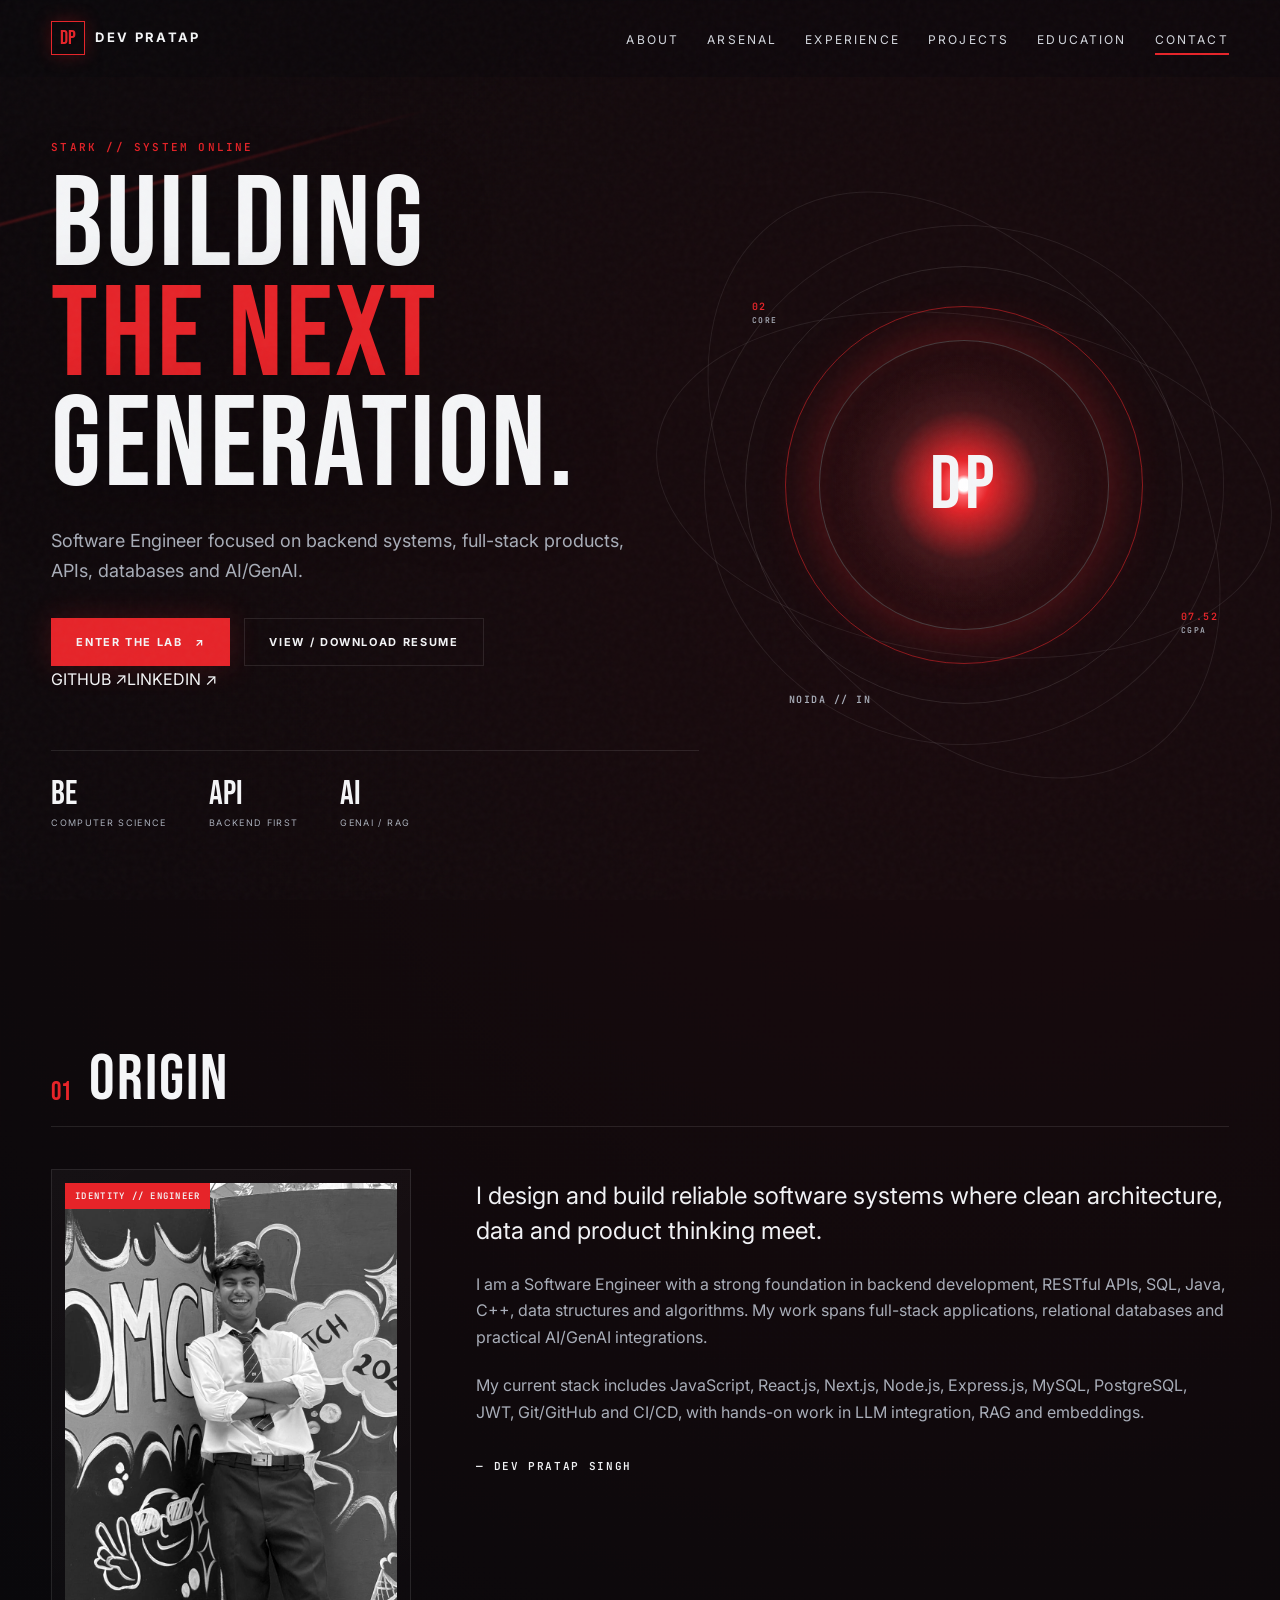
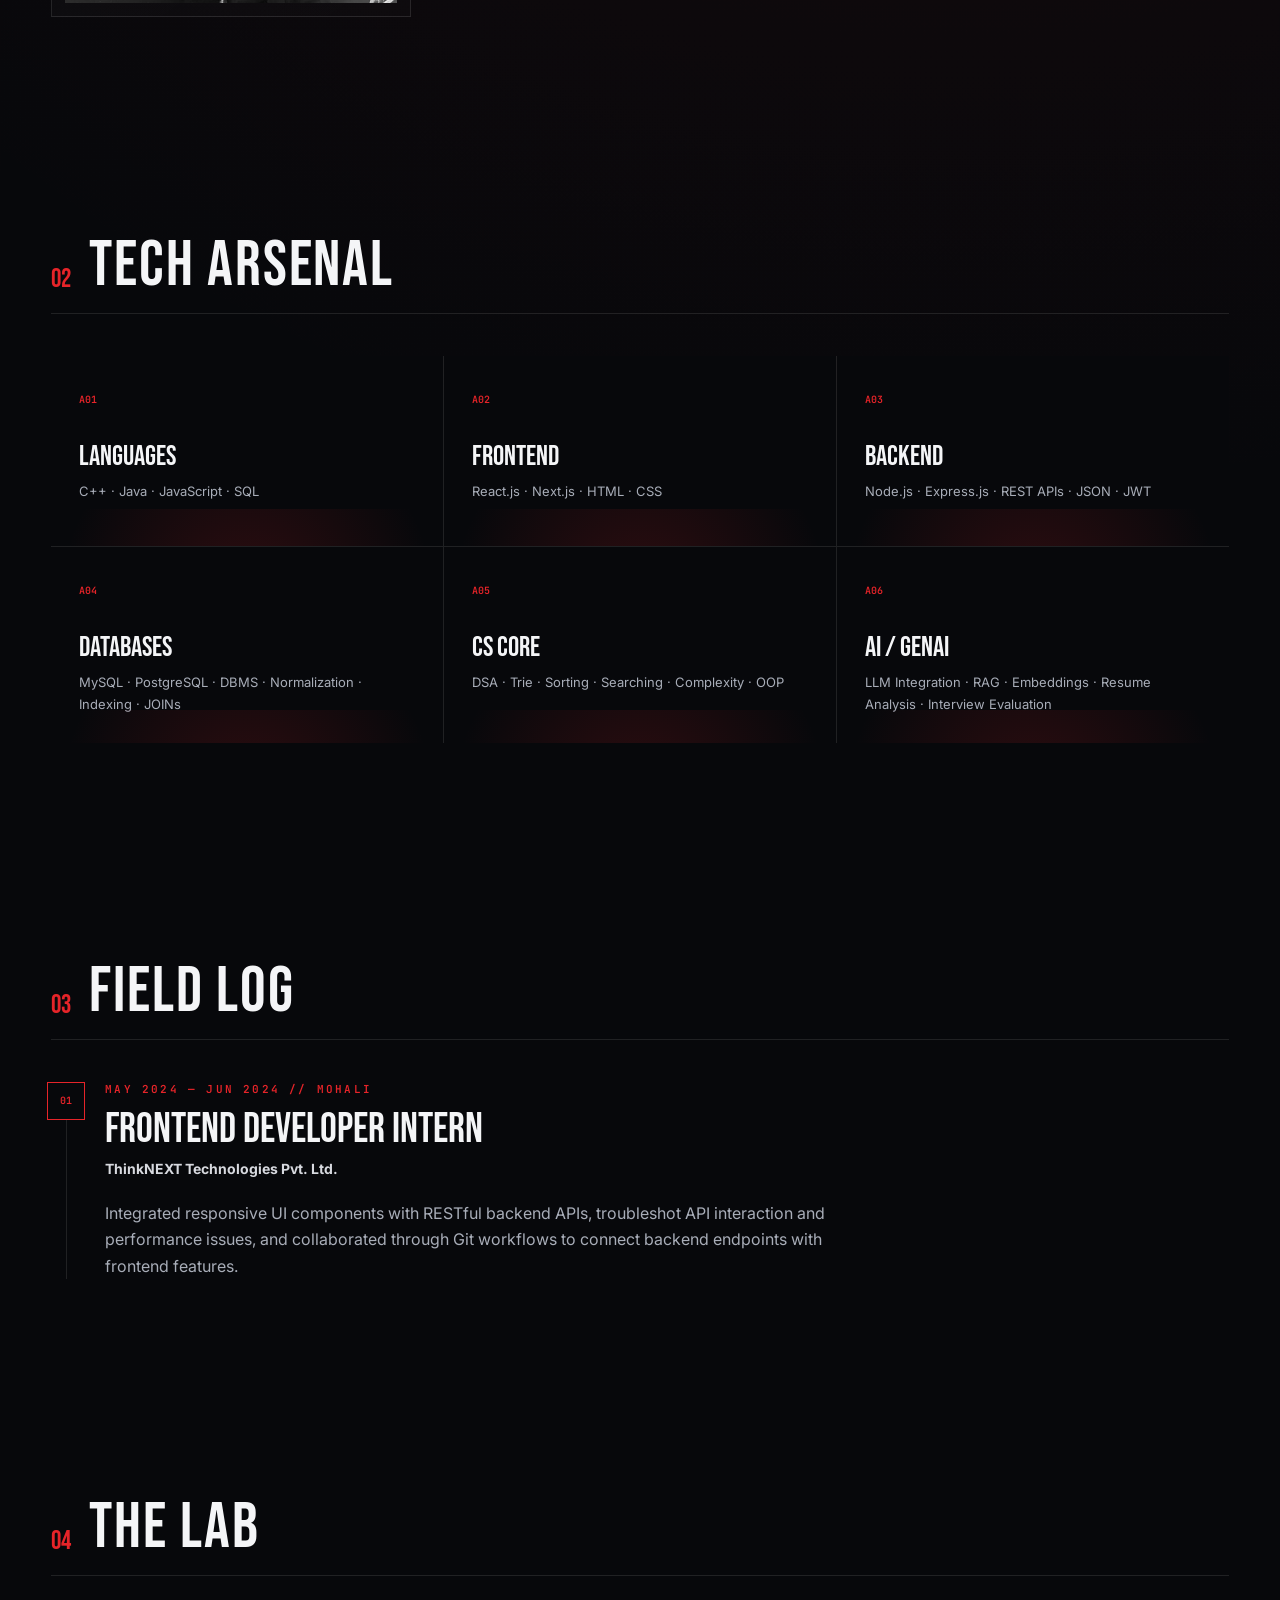
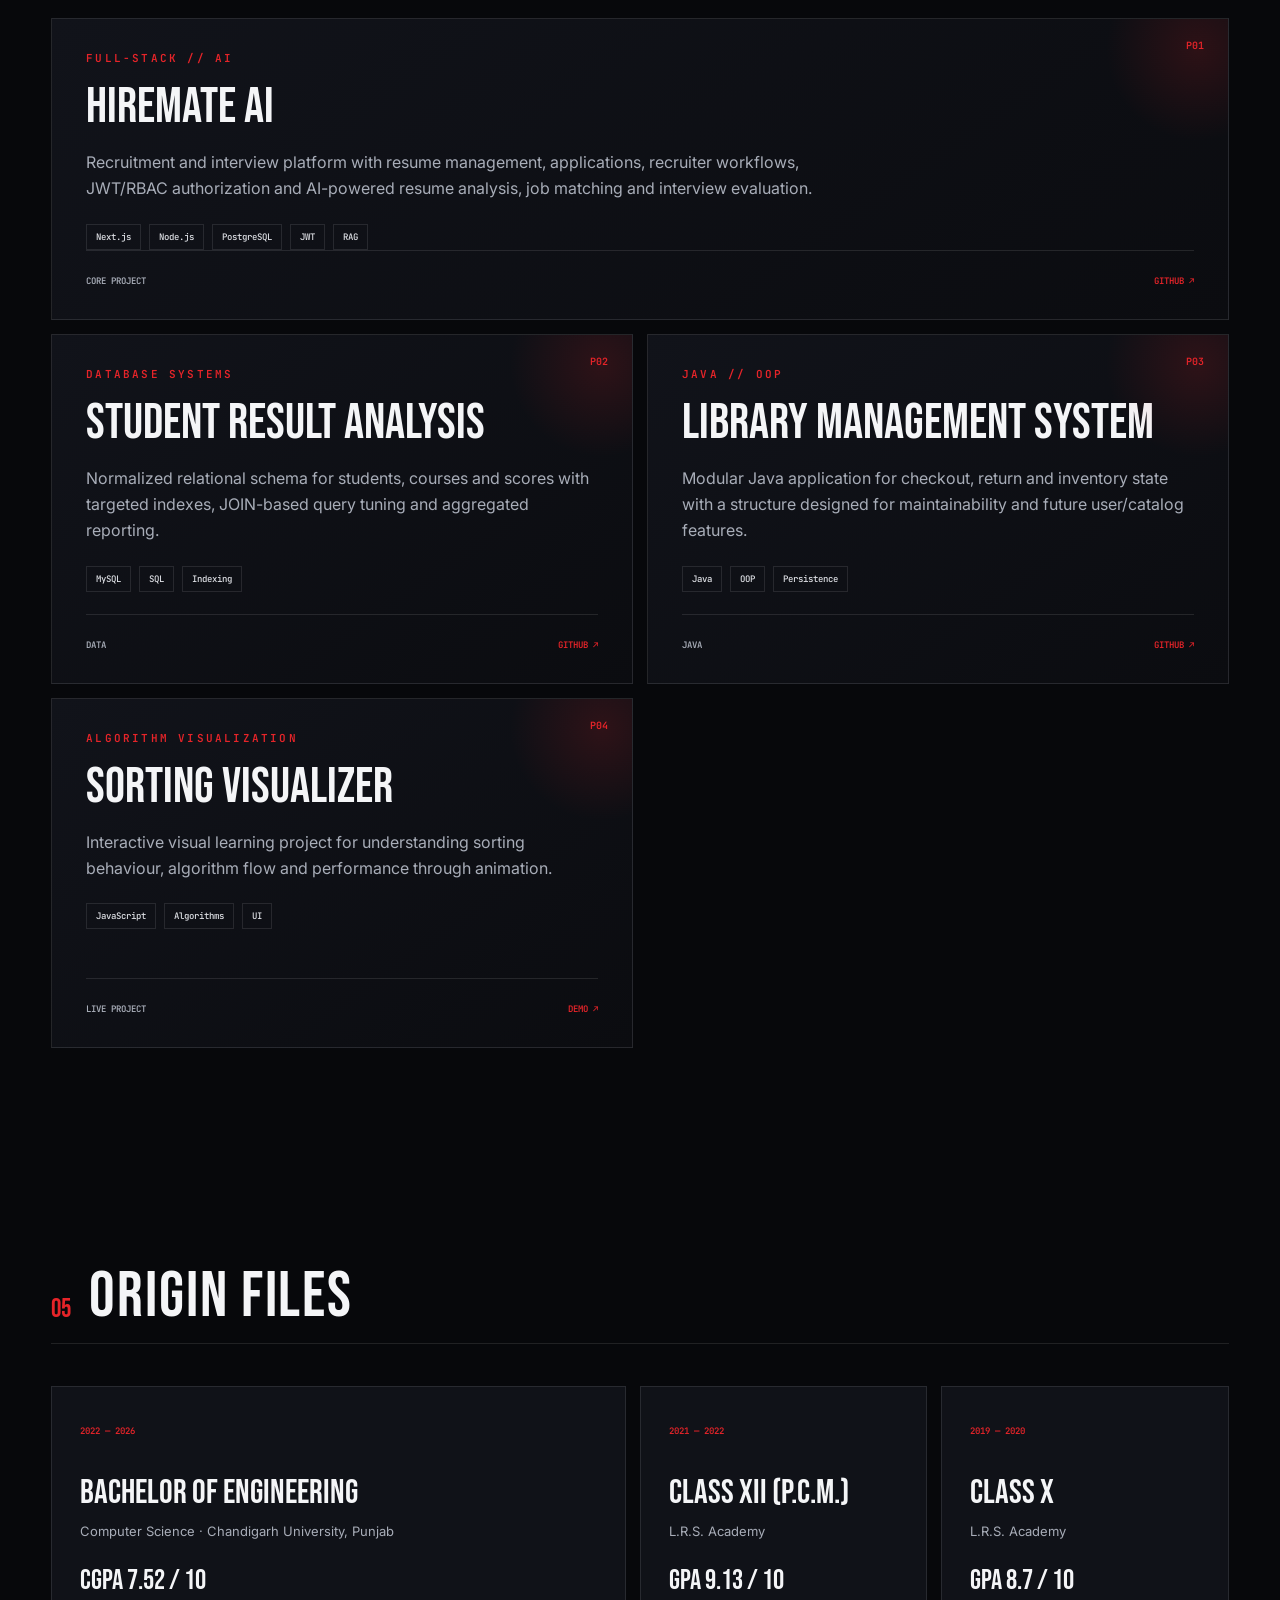
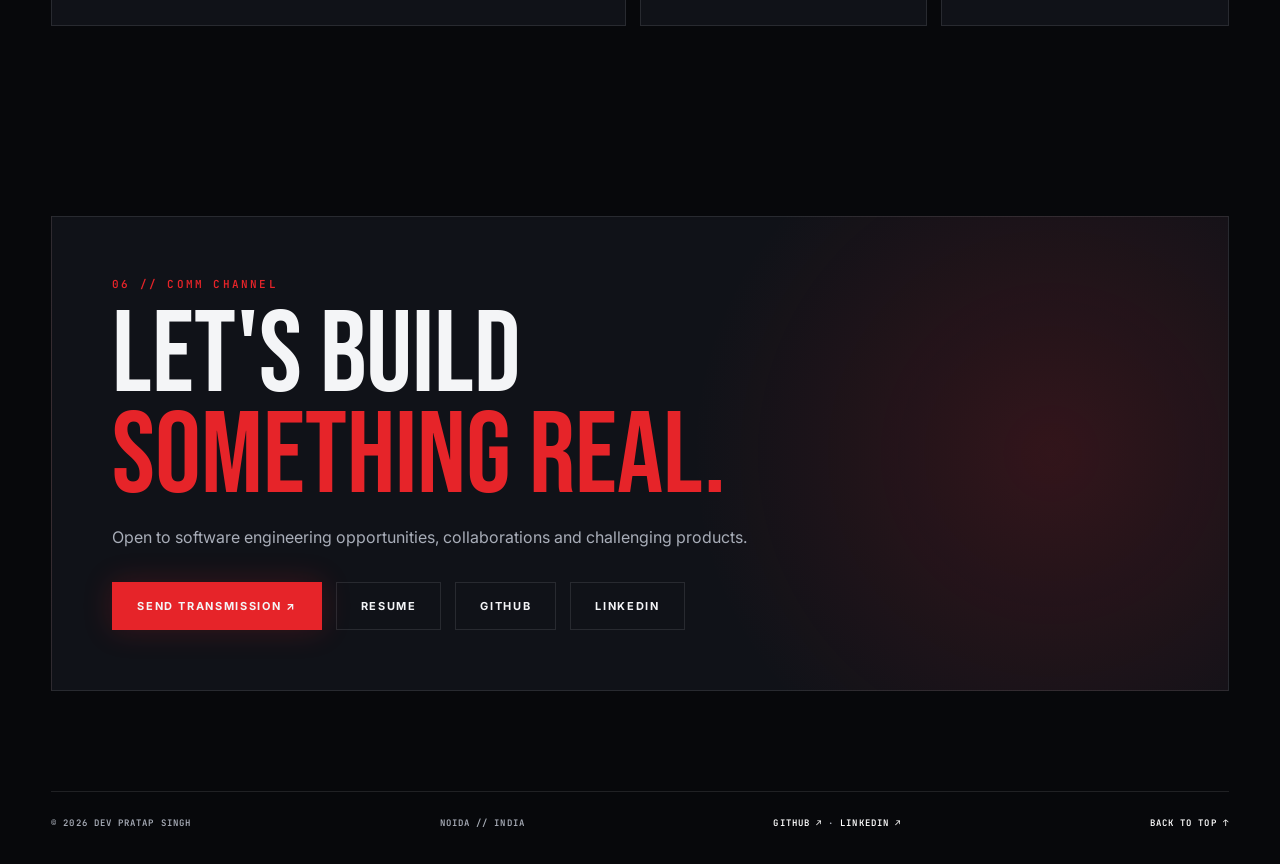
<file: index.html>
<!doctype html>
<html lang="en">
<head>
  <meta charset="utf-8">
  <meta name="viewport" content="width=device-width, initial-scale=1">
  <meta name="description" content="Dev Pratap Singh — Software Engineer portfolio. Backend, full-stack, APIs, databases and AI/GenAI projects.">
  <meta name="theme-color" content="#08090d">
  <title>Dev Pratap Singh | Software Engineer</title>
  <link rel="preconnect" href="https://fonts.googleapis.com">
  <link rel="preconnect" href="https://fonts.gstatic.com" crossorigin>
  <link href="https://fonts.googleapis.com/css2?family=Bebas+Neue&family=Inter:wght@400;500;600;700&family=JetBrains+Mono:wght@500;600&display=swap" rel="stylesheet">
  <link rel="stylesheet" href="style.css">
</head>
<body>
  <div class="noise" aria-hidden="true"></div>
  <div class="red-sweep" aria-hidden="true"></div>
  <header class="site-header" id="top">
    <nav class="nav-wrap" aria-label="Primary navigation">
      <a class="brand" href="#top"><span>DP</span><strong>DEV PRATAP</strong></a>
      <button class="menu-toggle" type="button" aria-expanded="false" aria-controls="nav-menu" aria-label="Open navigation"><span></span><span></span><span></span></button>
      <ul class="nav-menu" id="nav-menu"><li><a href="#about">About</a></li><li><a href="#skills">Arsenal</a></li><li><a href="#experience">Experience</a></li><li><a href="#projects">Projects</a></li><li><a href="#education">Education</a></li><li><a href="#contact">Contact</a></li></ul>
    </nav>
  </header>
  <main>
    <section class="hero section" aria-labelledby="hero-title">
      <div class="hero-copy"><p class="eyebrow">STARK // SYSTEM ONLINE</p><h1 id="hero-title">BUILDING<br><span>THE NEXT</span><br>GENERATION.</h1><p class="hero-subtitle">Software Engineer focused on backend systems, full-stack products, APIs, databases and AI/GenAI.</p><div class="hero-actions"><a class="btn btn-primary" href="#projects">ENTER THE LAB <span>↗</span></a><a class="btn btn-ghost" href="resume-view.html">VIEW / DOWNLOAD RESUME</a></div><div class="hero-socials"><a href="https://github.com/dc-pixel" target="_blank" rel="noreferrer">GITHUB ↗</a><a href="https://www.linkedin.com/in/dev-pratap-singh-44ba38270/" target="_blank" rel="noreferrer">LINKEDIN ↗</a></div><div class="hero-stats" aria-label="Highlights"><div><strong>BE</strong><span>COMPUTER SCIENCE</span></div><div><strong>API</strong><span>BACKEND FIRST</span></div><div><strong>AI</strong><span>GENAI / RAG</span></div></div></div>
      <div class="hero-visual" aria-hidden="true"><div class="arc arc-one"></div><div class="arc arc-two"></div><div class="arc arc-three"></div><div class="reactor"><span>DP</span></div><div class="hud hud-a">02<br><small>CORE</small></div><div class="hud hud-b">07.52<br><small>CGPA</small></div><div class="hud hud-c">NOIDA // IN</div></div>
    </section>
    <section class="section split" id="about"><div class="section-heading"><span>01</span><h2>ORIGIN</h2></div><div class="content-grid"><div class="panel portrait-panel"><div class="panel-tag">IDENTITY // ENGINEER</div><img src="photooo.jpeg" alt="Dev Pratap Singh"></div><div class="copy-panel"><p class="lead">I design and build reliable software systems where clean architecture, data and product thinking meet.</p><p>I am a Software Engineer with a strong foundation in backend development, RESTful APIs, SQL, Java, C++, data structures and algorithms. My work spans full-stack applications, relational databases and practical AI/GenAI integrations.</p><p>My current stack includes JavaScript, React.js, Next.js, Node.js, Express.js, MySQL, PostgreSQL, JWT, Git/GitHub and CI/CD, with hands-on work in LLM integration, RAG and embeddings.</p><div class="signature">— DEV PRATAP SINGH</div></div></div></section>
    <section class="section" id="skills"><div class="section-heading"><span>02</span><h2>TECH ARSENAL</h2></div><div class="arsenal-grid"><article class="arsenal-card"><span class="card-index">A01</span><h3>LANGUAGES</h3><p>C++ · Java · JavaScript · SQL</p></article><article class="arsenal-card"><span class="card-index">A02</span><h3>FRONTEND</h3><p>React.js · Next.js · HTML · CSS</p></article><article class="arsenal-card"><span class="card-index">A03</span><h3>BACKEND</h3><p>Node.js · Express.js · REST APIs · JSON · JWT</p></article><article class="arsenal-card"><span class="card-index">A04</span><h3>DATABASES</h3><p>MySQL · PostgreSQL · DBMS · Normalization · Indexing · JOINs</p></article><article class="arsenal-card"><span class="card-index">A05</span><h3>CS CORE</h3><p>DSA · Trie · Sorting · Searching · Complexity · OOP</p></article><article class="arsenal-card"><span class="card-index">A06</span><h3>AI / GENAI</h3><p>LLM Integration · RAG · Embeddings · Resume Analysis · Interview Evaluation</p></article></div></section>
    <section class="section split" id="experience"><div class="section-heading"><span>03</span><h2>FIELD LOG</h2></div><div class="timeline"><div class="timeline-item"><div class="timeline-mark">01</div><div><p class="eyebrow">MAY 2024 — JUN 2024 // MOHALI</p><h3>Frontend Developer Intern</h3><h4>ThinkNEXT Technologies Pvt. Ltd.</h4><p>Integrated responsive UI components with RESTful backend APIs, troubleshot API interaction and performance issues, and collaborated through Git workflows to connect backend endpoints with frontend features.</p></div></div></div></section>
    <section class="section" id="projects"><div class="section-heading"><span>04</span><h2>THE LAB</h2></div><div class="projects-grid"><article class="project-card featured"><div class="project-no">P01</div><div class="project-content"><p class="eyebrow">FULL-STACK // AI</p><h3>HireMate AI</h3><p>Recruitment and interview platform with resume management, applications, recruiter workflows, JWT/RBAC authorization and AI-powered resume analysis, job matching and interview evaluation.</p><div class="chips"><span>Next.js</span><span>Node.js</span><span>PostgreSQL</span><span>JWT</span><span>RAG</span></div><div class="project-foot"><span>CORE PROJECT</span><a href="https://github.com/dc-pixel/HireMate" target="_blank" rel="noreferrer">GITHUB ↗</a></div></div></article><article class="project-card"><div class="project-no">P02</div><div class="project-content"><p class="eyebrow">DATABASE SYSTEMS</p><h3>Student Result Analysis</h3><p>Normalized relational schema for students, courses and scores with targeted indexes, JOIN-based query tuning and aggregated reporting.</p><div class="chips"><span>MySQL</span><span>SQL</span><span>Indexing</span></div><div class="project-foot"><span>DATA</span><a href="https://github.com/dc-pixel/Student-Result-Analysis-System" target="_blank" rel="noreferrer">GITHUB ↗</a></div></div></article><article class="project-card"><div class="project-no">P03</div><div class="project-content"><p class="eyebrow">JAVA // OOP</p><h3>Library Management System</h3><p>Modular Java application for checkout, return and inventory state with a structure designed for maintainability and future user/catalog features.</p><div class="chips"><span>Java</span><span>OOP</span><span>Persistence</span></div><div class="project-foot"><span>JAVA</span><a href="https://github.com/dc-pixel/Library-Management-System" target="_blank" rel="noreferrer">GITHUB ↗</a></div></div></article><article class="project-card"><div class="project-no">P04</div><div class="project-content"><p class="eyebrow">ALGORITHM VISUALIZATION</p><h3>Sorting Visualizer</h3><p>Interactive visual learning project for understanding sorting behaviour, algorithm flow and performance through animation.</p><div class="chips"><span>JavaScript</span><span>Algorithms</span><span>UI</span></div><div class="project-foot"><span>LIVE PROJECT</span><a href="https://sortingvisualizer-amber.vercel.app/" target="_blank" rel="noreferrer">DEMO ↗</a></div></div></article></div></section>
    <section class="section" id="education"><div class="section-heading"><span>05</span><h2>ORIGIN FILES</h2></div><div class="education-grid"><article class="edu-card"><span>2022 — 2026</span><h3>Bachelor of Engineering</h3><p>Computer Science · Chandigarh University, Punjab</p><strong>CGPA 7.52 / 10</strong></article><article class="edu-card"><span>2021 — 2022</span><h3>Class XII (P.C.M.)</h3><p>L.R.S. Academy</p><strong>GPA 9.13 / 10</strong></article><article class="edu-card"><span>2019 — 2020</span><h3>Class X</h3><p>L.R.S. Academy</p><strong>GPA 8.7 / 10</strong></article></div></section>
    <section class="section contact" id="contact"><div class="contact-core"><p class="eyebrow">06 // COMM CHANNEL</p><h2>LET'S BUILD<br><span>SOMETHING REAL.</span></h2><p>Open to software engineering opportunities, collaborations and challenging products.</p><div class="hero-actions"><a class="btn btn-primary" href="mailto:devchauhan9012435623@gmail.com">SEND TRANSMISSION ↗</a><a class="btn btn-ghost" href="resume-view.html">RESUME</a><a class="btn btn-ghost" href="https://github.com/dc-pixel" target="_blank" rel="noreferrer">GITHUB</a><a class="btn btn-ghost" href="https://www.linkedin.com/in/dev-pratap-singh-44ba38270/" target="_blank" rel="noreferrer">LINKEDIN</a></div></div></section>
  </main>
  <footer class="site-footer"><span>© 2026 DEV PRATAP SINGH</span><span>NOIDA // INDIA</span><span><a href="https://github.com/dc-pixel" target="_blank" rel="noreferrer">GITHUB ↗</a> · <a href="https://www.linkedin.com/in/dev-pratap-singh-44ba38270/" target="_blank" rel="noreferrer">LINKEDIN ↗</a></span><a href="#top">BACK TO TOP ↑</a></footer>
  <script src="app.js"></script>
</body>
</html>
</file>
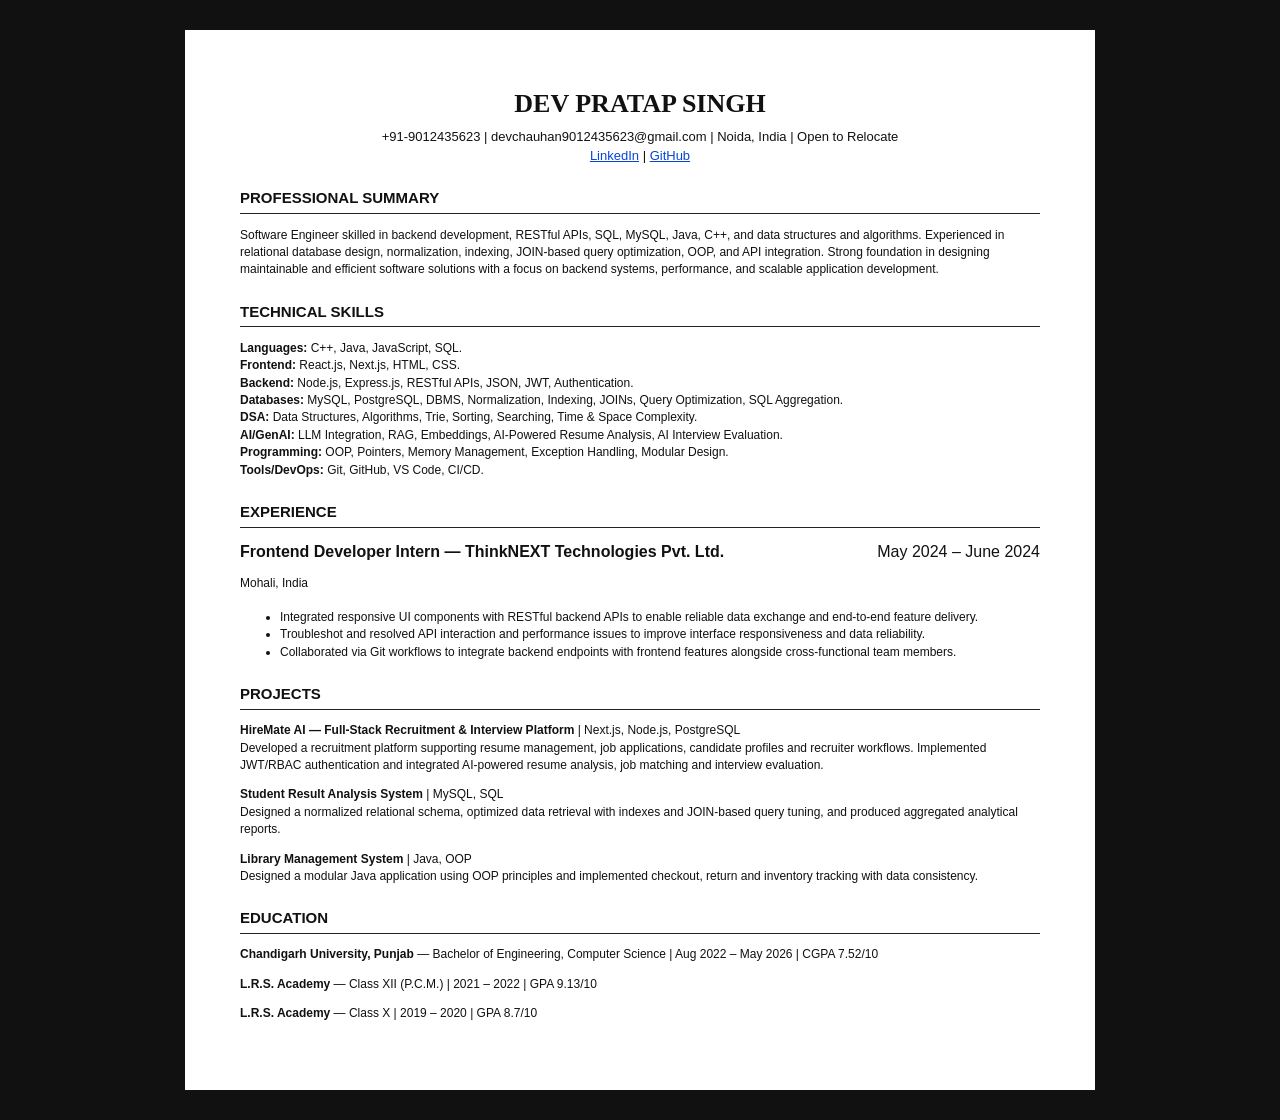
<file: resume-view.html>
<!doctype html><html lang="en"><head><meta charset="utf-8"><meta name="viewport" content="width=device-width,initial-scale=1"><title>Dev Pratap Singh — Resume</title><style>body{margin:0;background:#111;color:#111;font-family:Arial,sans-serif}.page{max-width:800px;margin:30px auto;background:#fff;padding:55px;line-height:1.45}h1{text-align:center;font-family:Georgia,serif;margin:0 0 5px}header{text-align:center;font-size:13px}h2{font-size:15px;border-bottom:1px solid #222;padding-bottom:4px;margin-top:22px}.p,li{font-size:12px}.row{display:flex;justify-content:space-between;gap:20px}.links a{color:#0645d6}@media(max-width:700px){.page{margin:0;padding:25px}.row{display:block}}@media print{body{background:#fff}.page{margin:0;max-width:none;box-shadow:none}@page{size:A4;margin:12mm}}</style></head><body><main class="page"><header><h1>DEV PRATAP SINGH</h1><div>+91-9012435623 | devchauhan9012435623@gmail.com | Noida, India | Open to Relocate</div><div class="links"><a href="https://www.linkedin.com/in/dev-pratap-singh-44ba38270/">LinkedIn</a> | <a href="https://github.com/dc-pixel">GitHub</a></div></header><h2>PROFESSIONAL SUMMARY</h2><p class="p">Software Engineer skilled in backend development, RESTful APIs, SQL, MySQL, Java, C++, and data structures and algorithms. Experienced in relational database design, normalization, indexing, JOIN-based query optimization, OOP, and API integration. Strong foundation in designing maintainable and efficient software solutions with a focus on backend systems, performance, and scalable application development.</p><h2>TECHNICAL SKILLS</h2><p class="p"><b>Languages:</b> C++, Java, JavaScript, SQL.<br><b>Frontend:</b> React.js, Next.js, HTML, CSS.<br><b>Backend:</b> Node.js, Express.js, RESTful APIs, JSON, JWT, Authentication.<br><b>Databases:</b> MySQL, PostgreSQL, DBMS, Normalization, Indexing, JOINs, Query Optimization, SQL Aggregation.<br><b>DSA:</b> Data Structures, Algorithms, Trie, Sorting, Searching, Time & Space Complexity.<br><b>AI/GenAI:</b> LLM Integration, RAG, Embeddings, AI-Powered Resume Analysis, AI Interview Evaluation.<br><b>Programming:</b> OOP, Pointers, Memory Management, Exception Handling, Modular Design.<br><b>Tools/DevOps:</b> Git, GitHub, VS Code, CI/CD.</p><h2>EXPERIENCE</h2><div class="row"><b>Frontend Developer Intern — ThinkNEXT Technologies Pvt. Ltd.</b><span>May 2024 – June 2024</span></div><p class="p">Mohali, India</p><ul><li>Integrated responsive UI components with RESTful backend APIs to enable reliable data exchange and end-to-end feature delivery.</li><li>Troubleshot and resolved API interaction and performance issues to improve interface responsiveness and data reliability.</li><li>Collaborated via Git workflows to integrate backend endpoints with frontend features alongside cross-functional team members.</li></ul><h2>PROJECTS</h2><p class="p"><b>HireMate AI — Full-Stack Recruitment & Interview Platform</b> | Next.js, Node.js, PostgreSQL<br>Developed a recruitment platform supporting resume management, job applications, candidate profiles and recruiter workflows. Implemented JWT/RBAC authentication and integrated AI-powered resume analysis, job matching and interview evaluation.</p><p class="p"><b>Student Result Analysis System</b> | MySQL, SQL<br>Designed a normalized relational schema, optimized data retrieval with indexes and JOIN-based query tuning, and produced aggregated analytical reports.</p><p class="p"><b>Library Management System</b> | Java, OOP<br>Designed a modular Java application using OOP principles and implemented checkout, return and inventory tracking with data consistency.</p><h2>EDUCATION</h2><p class="p"><b>Chandigarh University, Punjab</b> — Bachelor of Engineering, Computer Science | Aug 2022 – May 2026 | CGPA 7.52/10</p><p class="p"><b>L.R.S. Academy</b> — Class XII (P.C.M.) | 2021 – 2022 | GPA 9.13/10</p><p class="p"><b>L.R.S. Academy</b> — Class X | 2019 – 2020 | GPA 8.7/10</p></main></body></html>
</file>
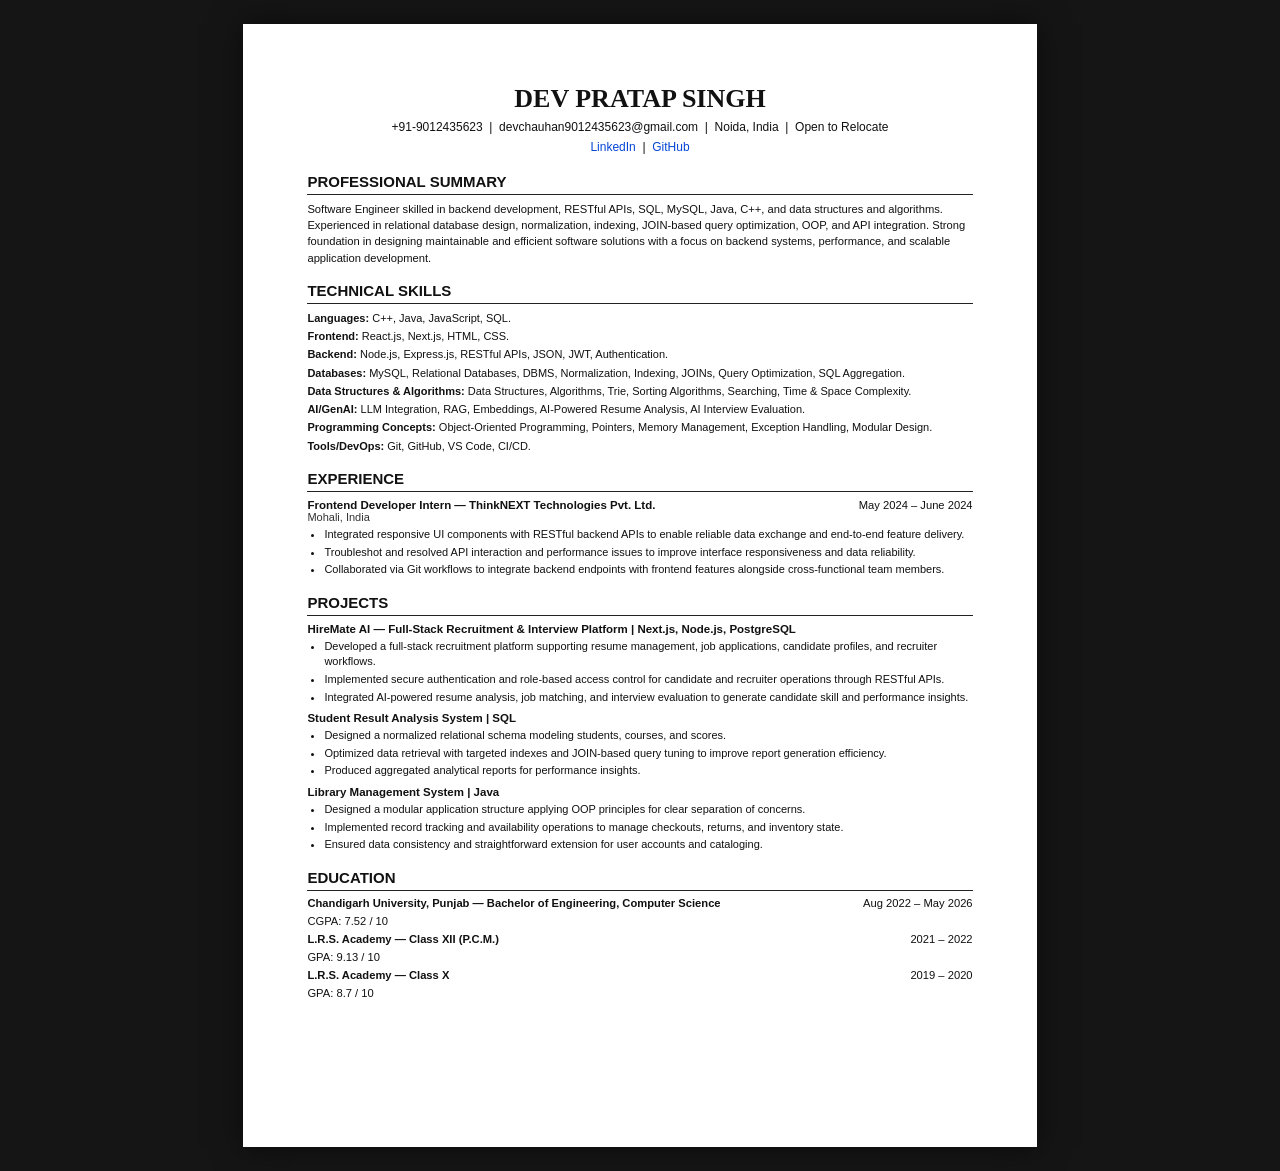
<file: resume.html>
<!doctype html>
<html lang="en">
<head>
<meta charset="utf-8">
<meta name="viewport" content="width=device-width, initial-scale=1">
<title>Dev Pratap Singh | Resume</title>
<style>
*{box-sizing:border-box}body{margin:0;background:#151515;color:#111;font-family:Arial,Helvetica,sans-serif}.page{width:min(210mm,calc(100% - 28px));min-height:297mm;margin:24px auto;background:#fff;padding:16mm 17mm;box-shadow:0 0 30px #0008}.name{text-align:center;font:bold 26px Georgia,serif;margin:0 0 4px}.contact{text-align:center;font-size:12px;line-height:1.6}.contact a{color:#0645d6;text-decoration:none}.section{margin-top:16px}.section h2{font-size:15px;margin:0 0 6px;text-transform:uppercase;border-bottom:1px solid #222;padding-bottom:4px}.p{font-size:11.2px;line-height:1.45;margin:4px 0}.row{display:flex;justify-content:space-between;gap:15px;font-size:11.2px}.job{margin:7px 0}.job strong{font-size:11.5px}.bullets{margin:4px 0 0 17px;padding:0}.bullets li{font-size:11px;line-height:1.42;margin:2px 0}.skill{font-size:11px;line-height:1.48;margin:2px 0}.project{margin:7px 0}.project-title{font-weight:bold;font-size:11.5px}.muted{color:#333}@media print{body{background:#fff}.page{width:210mm;min-height:297mm;margin:0;box-shadow:none;padding:14mm 16mm}@page{size:A4;margin:0}}@media(max-width:700px){.page{width:calc(100% - 16px);padding:22px 20px;margin:8px auto}.row{display:block}.name{font-size:22px}}
</style>
</head>
<body>
<main class="page">
<h1 class="name">DEV PRATAP SINGH</h1>
<div class="contact">+91-9012435623 &nbsp;|&nbsp; devchauhan9012435623@gmail.com &nbsp;|&nbsp; Noida, India &nbsp;|&nbsp; Open to Relocate<br><a href="https://www.linkedin.com/in/dev-pratap-singh-44ba38270/" target="_blank">LinkedIn</a> &nbsp;|&nbsp; <a href="https://github.com/dc-pixel" target="_blank">GitHub</a></div>
<section class="section"><h2>Professional Summary</h2><p class="p">Software Engineer skilled in backend development, RESTful APIs, SQL, MySQL, Java, C++, and data structures and algorithms. Experienced in relational database design, normalization, indexing, JOIN-based query optimization, OOP, and API integration. Strong foundation in designing maintainable and efficient software solutions with a focus on backend systems, performance, and scalable application development.</p></section>
<section class="section"><h2>Technical Skills</h2><p class="skill"><b>Languages:</b> C++, Java, JavaScript, SQL.</p><p class="skill"><b>Frontend:</b> React.js, Next.js, HTML, CSS.</p><p class="skill"><b>Backend:</b> Node.js, Express.js, RESTful APIs, JSON, JWT, Authentication.</p><p class="skill"><b>Databases:</b> MySQL, Relational Databases, DBMS, Normalization, Indexing, JOINs, Query Optimization, SQL Aggregation.</p><p class="skill"><b>Data Structures & Algorithms:</b> Data Structures, Algorithms, Trie, Sorting Algorithms, Searching, Time & Space Complexity.</p><p class="skill"><b>AI/GenAI:</b> LLM Integration, RAG, Embeddings, AI-Powered Resume Analysis, AI Interview Evaluation.</p><p class="skill"><b>Programming Concepts:</b> Object-Oriented Programming, Pointers, Memory Management, Exception Handling, Modular Design.</p><p class="skill"><b>Tools/DevOps:</b> Git, GitHub, VS Code, CI/CD.</p></section>
<section class="section"><h2>Experience</h2><div class="job"><div class="row"><strong>Frontend Developer Intern — ThinkNEXT Technologies Pvt. Ltd.</strong><span>May 2024 – June 2024</span></div><div class="muted" style="font-size:11px">Mohali, India</div><ul class="bullets"><li>Integrated responsive UI components with RESTful backend APIs to enable reliable data exchange and end-to-end feature delivery.</li><li>Troubleshot and resolved API interaction and performance issues to improve interface responsiveness and data reliability.</li><li>Collaborated via Git workflows to integrate backend endpoints with frontend features alongside cross-functional team members.</li></ul></div></section>
<section class="section"><h2>Projects</h2><div class="project"><div class="project-title">HireMate AI — Full-Stack Recruitment & Interview Platform | Next.js, Node.js, PostgreSQL</div><ul class="bullets"><li>Developed a full-stack recruitment platform supporting resume management, job applications, candidate profiles, and recruiter workflows.</li><li>Implemented secure authentication and role-based access control for candidate and recruiter operations through RESTful APIs.</li><li>Integrated AI-powered resume analysis, job matching, and interview evaluation to generate candidate skill and performance insights.</li></ul></div><div class="project"><div class="project-title">Student Result Analysis System | SQL</div><ul class="bullets"><li>Designed a normalized relational schema modeling students, courses, and scores.</li><li>Optimized data retrieval with targeted indexes and JOIN-based query tuning to improve report generation efficiency.</li><li>Produced aggregated analytical reports for performance insights.</li></ul></div><div class="project"><div class="project-title">Library Management System | Java</div><ul class="bullets"><li>Designed a modular application structure applying OOP principles for clear separation of concerns.</li><li>Implemented record tracking and availability operations to manage checkouts, returns, and inventory state.</li><li>Ensured data consistency and straightforward extension for user accounts and cataloging.</li></ul></div></section>
<section class="section"><h2>Education</h2><div class="row"><b>Chandigarh University, Punjab — Bachelor of Engineering, Computer Science</b><span>Aug 2022 – May 2026</span></div><p class="p">CGPA: 7.52 / 10</p><div class="row"><b>L.R.S. Academy — Class XII (P.C.M.)</b><span>2021 – 2022</span></div><p class="p">GPA: 9.13 / 10</p><div class="row"><b>L.R.S. Academy — Class X</b><span>2019 – 2020</span></div><p class="p">GPA: 8.7 / 10</p></section>
</main>
</body>
</html>
</file>
<file: style.css>
@import url('https://fonts.googleapis.com/css2?family=Bebas+Neue&family=Inter:wght@400;500;600;700&family=JetBrains+Mono:wght@500;600&display=swap');

:root{
  --bg:#07080b;--panel:#101218;--panel2:#15171f;--text:#f4f5f7;--muted:#a8adb8;--red:#e62429;--red2:#ff4b50;--line:rgba(255,255,255,.1);--glow:rgba(230,36,41,.25);
}
*{box-sizing:border-box;margin:0;padding:0}
html{scroll-behavior:smooth;font-size:16px}
body{background:radial-gradient(circle at 75% 10%,rgba(230,36,41,.09),transparent 30%),var(--bg);color:var(--text);font-family:Inter,Arial,sans-serif;line-height:1.65;overflow-x:hidden}
a{color:inherit;text-decoration:none}img{max-width:100%;display:block}.section{width:min(1180px,92%);margin:auto;padding:110px 0;position:relative}.noise{position:fixed;inset:0;pointer-events:none;opacity:.035;z-index:30;background-image:url("data:image/svg+xml,%3Csvg viewBox='0 0 180 180' xmlns='http://www.w3.org/2000/svg'%3E%3Cfilter id='n'%3E%3CfeTurbulence type='fractalNoise' baseFrequency='.85' numOctaves='3' stitchTiles='stitch'/%3E%3C/filter%3E%3Crect width='100%25' height='100%25' filter='url(%23n)' opacity='.8'/%3E%3C/svg%3E")}.red-sweep{position:fixed;left:-20vw;top:22vh;width:55vw;height:2px;background:linear-gradient(90deg,transparent,var(--red),transparent);filter:blur(1px);opacity:.45;transform:rotate(-15deg);pointer-events:none;z-index:0}
.site-header{position:fixed;top:0;left:0;right:0;z-index:20;border-bottom:1px solid transparent;transition:.3s;background:rgba(7,8,11,.3)}.site-header.scrolled{background:rgba(7,8,11,.82);backdrop-filter:blur(16px);border-bottom-color:var(--line);box-shadow:0 8px 30px rgba(0,0,0,.35)}.nav-wrap{height:76px;width:min(1240px,92%);margin:auto;display:flex;align-items:center;justify-content:space-between}.brand{display:flex;align-items:center;gap:10px}.brand span{display:grid;place-items:center;width:34px;height:34px;border:1px solid var(--red);color:var(--red);font-family:'Bebas Neue';font-size:20px;box-shadow:0 0 18px var(--glow)}.brand strong{font-size:13px;letter-spacing:.18em}.nav-menu{display:flex;gap:28px;list-style:none}.nav-menu a{font-size:12px;text-transform:uppercase;letter-spacing:.18em;color:#d4d7de;position:relative}.nav-menu a:after{content:'';position:absolute;left:0;bottom:-8px;width:0;height:2px;background:var(--red);transition:.25s}.nav-menu a:hover:after,.nav-menu a.active:after{width:100%}.menu-toggle{display:none;background:none;border:0}.hero{min-height:100vh;display:grid;grid-template-columns:1.1fr .9fr;align-items:center;padding-top:140px}.eyebrow{font:600 11px 'JetBrains Mono';letter-spacing:.2em;color:var(--red);text-transform:uppercase}.hero h1{font:400 clamp(4.5rem,10vw,8.5rem)/.86 'Bebas Neue';letter-spacing:.02em;margin:18px 0 24px;text-shadow:0 20px 70px rgba(0,0,0,.45)}.hero h1 span,.contact h2 span{color:var(--red)}.hero-subtitle{max-width:610px;color:var(--muted);font-size:18px}.hero-actions{display:flex;gap:14px;flex-wrap:wrap;margin-top:32px}.btn{display:inline-flex;align-items:center;justify-content:center;gap:12px;min-height:48px;padding:0 24px;border:1px solid var(--line);font-size:11px;font-weight:700;letter-spacing:.15em}.btn-primary{background:var(--red);border-color:var(--red);box-shadow:0 0 30px rgba(230,36,41,.2)}.btn-primary:hover{background:var(--red2)}.btn-ghost:hover{border-color:var(--red);color:#fff}.hero-stats{display:flex;gap:42px;margin-top:58px;border-top:1px solid var(--line);padding-top:22px}.hero-stats div{display:grid;gap:2px}.hero-stats strong{font:400 34px 'Bebas Neue'}.hero-stats span{font-size:9px;color:var(--muted);letter-spacing:.15em}.hero-visual{height:580px;position:relative;display:grid;place-items:center}.reactor{width:290px;height:290px;border-radius:50%;display:grid;place-items:center;background:radial-gradient(circle,#fff 0 3%,#ff666b 5%,#e62429 12%,rgba(230,36,41,.16) 37%,transparent 66%),radial-gradient(circle,rgba(255,255,255,.09),transparent 65%);box-shadow:0 0 55px rgba(230,36,41,.35),inset 0 0 50px rgba(230,36,41,.18);border:1px solid rgba(255,255,255,.2);position:relative;z-index:2}.reactor:before,.reactor:after{content:'';position:absolute;border:1px solid rgba(230,36,41,.55);border-radius:50%}.reactor:before{inset:-35px}.reactor:after{inset:-75px;border-color:rgba(255,255,255,.1)}.reactor span{font:400 76px 'Bebas Neue';letter-spacing:.05em}.arc{position:absolute;border:1px solid rgba(255,255,255,.08);border-radius:50%}.arc-one{width:520px;height:520px;transform:rotate(35deg)}.arc-two{width:430px;height:650px;transform:rotate(-35deg)}.arc-three{width:620px;height:340px;transform:rotate(8deg)}.hud{position:absolute;font:600 10px 'JetBrains Mono';color:var(--red);letter-spacing:.15em}.hud small{color:var(--muted);font-size:8px}.hud-a{top:18%;left:10%}.hud-b{right:2%;bottom:24%}.hud-c{left:17%;bottom:12%;color:var(--muted)}.section-heading{display:flex;align-items:end;gap:18px;margin-bottom:42px;border-bottom:1px solid var(--line);padding-bottom:18px}.section-heading span{font:400 26px 'Bebas Neue';color:var(--red)}.section-heading h2{font:400 clamp(3rem,5vw,5rem) 'Bebas Neue';letter-spacing:.03em;line-height:.9}.content-grid{display:grid;grid-template-columns:360px 1fr;gap:65px;align-items:start}.panel{border:1px solid var(--line);background:linear-gradient(145deg,rgba(255,255,255,.035),rgba(255,255,255,.01));position:relative}.portrait-panel{padding:13px}.portrait-panel img{width:100%;height:420px;object-fit:cover;filter:grayscale(1) contrast(1.08)}.panel-tag{position:absolute;top:13px;left:13px;z-index:2;background:var(--red);padding:7px 10px;font:600 9px 'JetBrains Mono';letter-spacing:.14em}.copy-panel{padding:10px 0}.copy-panel p{color:var(--muted);margin-bottom:22px}.copy-panel .lead{font-size:24px;color:#f0f1f4;line-height:1.45}.signature{margin-top:34px;color:#f0f1f4;font:600 11px 'JetBrains Mono';letter-spacing:.15em}.arsenal-grid{display:grid;grid-template-columns:repeat(3,1fr);gap:1px;background:var(--line)}.arsenal-card{min-height:190px;padding:28px;background:var(--bg);position:relative;overflow:hidden}.arsenal-card:before{content:'';position:absolute;inset:auto -20% -75% -20%;height:180px;background:radial-gradient(circle,rgba(230,36,41,.18),transparent 65%);transition:.3s}.arsenal-card:hover:before{transform:translateY(-30px)}.card-index,.project-no{font:600 10px 'JetBrains Mono';color:var(--red)}.arsenal-card h3{font:400 28px 'Bebas Neue';margin:30px 0 8px}.arsenal-card p{font-size:13px;color:var(--muted)}.timeline{border-left:1px solid var(--line);margin-left:15px;padding-left:38px}.timeline-item{position:relative;max-width:760px}.timeline-mark{position:absolute;left:-58px;top:0;width:38px;height:38px;border:1px solid var(--red);background:var(--bg);display:grid;place-items:center;font:600 10px 'JetBrains Mono';color:var(--red)}.timeline-item h3{font:400 42px 'Bebas Neue';margin:8px 0 2px}.timeline-item h4{color:#d7d9df;font-size:14px;margin-bottom:20px}.timeline-item p:not(.eyebrow){color:var(--muted)}.projects-grid{display:grid;grid-template-columns:repeat(2,1fr);gap:14px}.project-card{min-height:350px;border:1px solid var(--line);background:linear-gradient(145deg,#11131a,#0b0c10);position:relative;overflow:hidden}.project-card:hover{border-color:rgba(230,36,41,.6);transform:translateY(-4px);transition:.25s}.project-card:before{content:'';position:absolute;right:-70px;top:-70px;width:200px;height:200px;background:radial-gradient(circle,rgba(230,36,41,.15),transparent 65%)}.project-card.featured{grid-column:1/-1;min-height:300px}.project-content{height:100%;padding:32px 34px;display:flex;flex-direction:column}.project-no{position:absolute;right:24px;top:20px}.project-content h3{font:400 50px 'Bebas Neue';margin:12px 0}.project-content p:not(.eyebrow){color:var(--muted);max-width:760px}.chips{display:flex;gap:8px;flex-wrap:wrap;margin-top:22px}.chips span{padding:6px 9px;border:1px solid var(--line);font:500 9px 'JetBrains Mono';color:#dfe1e6}.project-foot{margin-top:auto;padding-top:24px;display:flex;justify-content:space-between;border-top:1px solid var(--line);font:600 9px 'JetBrains Mono';color:var(--muted)}.project-foot a{color:var(--red)}.education-grid{display:grid;grid-template-columns:2fr 1fr 1fr;gap:14px}.edu-card{min-height:230px;border:1px solid var(--line);padding:28px;background:var(--panel)}.edu-card>span{font:600 9px 'JetBrains Mono';color:var(--red)}.edu-card h3{font:400 34px 'Bebas Neue';margin:30px 0 8px}.edu-card p{font-size:13px;color:var(--muted)}.edu-card strong{display:inline-block;margin-top:22px;font:400 28px 'Bebas Neue'}.contact{padding-top:80px;padding-bottom:100px}.contact-core{border:1px solid var(--line);background:radial-gradient(circle at 85% 50%,rgba(230,36,41,.16),transparent 35%),var(--panel);padding:60px}.contact h2{font:400 clamp(4rem,9vw,8rem)/.88 'Bebas Neue';margin:15px 0}.contact-core>p:not(.eyebrow){max-width:640px;color:var(--muted)}.site-footer{width:min(1180px,92%);margin:auto;padding:25px 0 35px;border-top:1px solid var(--line);display:flex;justify-content:space-between;gap:16px;font:600 9px 'JetBrains Mono';color:var(--muted);letter-spacing:.12em}.site-footer a{color:#fff}.menu-toggle span{display:block;width:24px;height:2px;background:#fff;margin:5px}
@media(max-width:900px){.hero{grid-template-columns:1fr}.hero-visual{height:400px;order:-1;margin-top:40px}.content-grid,.education-grid{grid-template-columns:1fr}.portrait-panel{max-width:420px}.arsenal-grid{grid-template-columns:repeat(2,1fr)}}
@media(max-width:720px){.nav-menu{position:absolute;top:76px;right:4%;left:4%;padding:18px;background:rgba(7,8,11,.97);border:1px solid var(--line);display:none;flex-direction:column;gap:0}.nav-menu.open{display:flex}.nav-menu li{border-bottom:1px solid var(--line)}.nav-menu a{display:block;padding:14px}.menu-toggle{display:block}.section{padding:80px 0}.hero h1{font-size:clamp(4rem,19vw,6rem)}.hero-subtitle{font-size:16px}.hero-stats{gap:20px;flex-wrap:wrap}.hero-visual{height:350px}.reactor{width:190px;height:190px}.reactor span{font-size:54px}.arc-one{width:350px;height:350px}.arc-two{width:280px;height:430px}.arc-three{width:420px;height:260px}.arsenal-grid,.projects-grid{grid-template-columns:1fr}.project-card.featured{grid-column:auto}.contact-core{padding:30px}.site-footer{flex-direction:column}.timeline{padding-left:28px}.timeline-mark{left:-48px}}
@media(prefers-reduced-motion:reduce){html{scroll-behavior:auto}.project-card,.arsenal-card:before{transition:none}}
</file>
